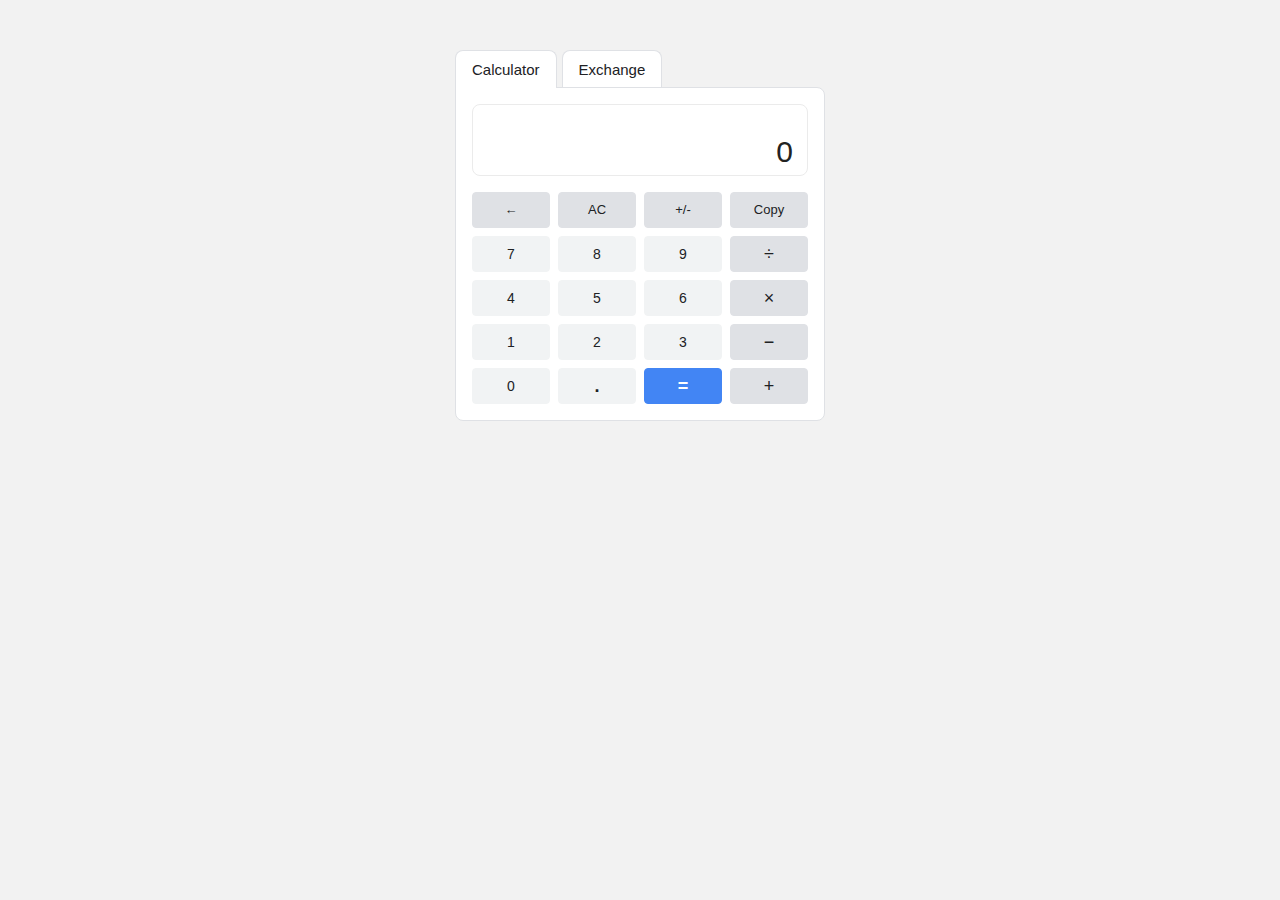
<file: calculator-app/index.html>
<!DOCTYPE html><html lang=en><head><meta charset=utf-8><meta http-equiv=X-UA-Compatible content="IE=edge"><meta name=viewport content="width=device-width,initial-scale=1"><link rel=icon href=favicon.ico><title>Calculator App</title><link href=css/app.f767a8f0.css rel=preload as=style><link href=js/app.33c9e2db.js rel=preload as=script><link href=js/chunk-vendors.d79a6723.js rel=preload as=script><link href=css/app.f767a8f0.css rel=stylesheet></head><body><noscript><strong>We're sorry but Calculator-App doesn't work properly without JavaScript enabled. Please enable it to continue.</strong></noscript><div id=app></div><script src=js/chunk-vendors.d79a6723.js></script><script src=js/app.33c9e2db.js></script></body></html>
</file>
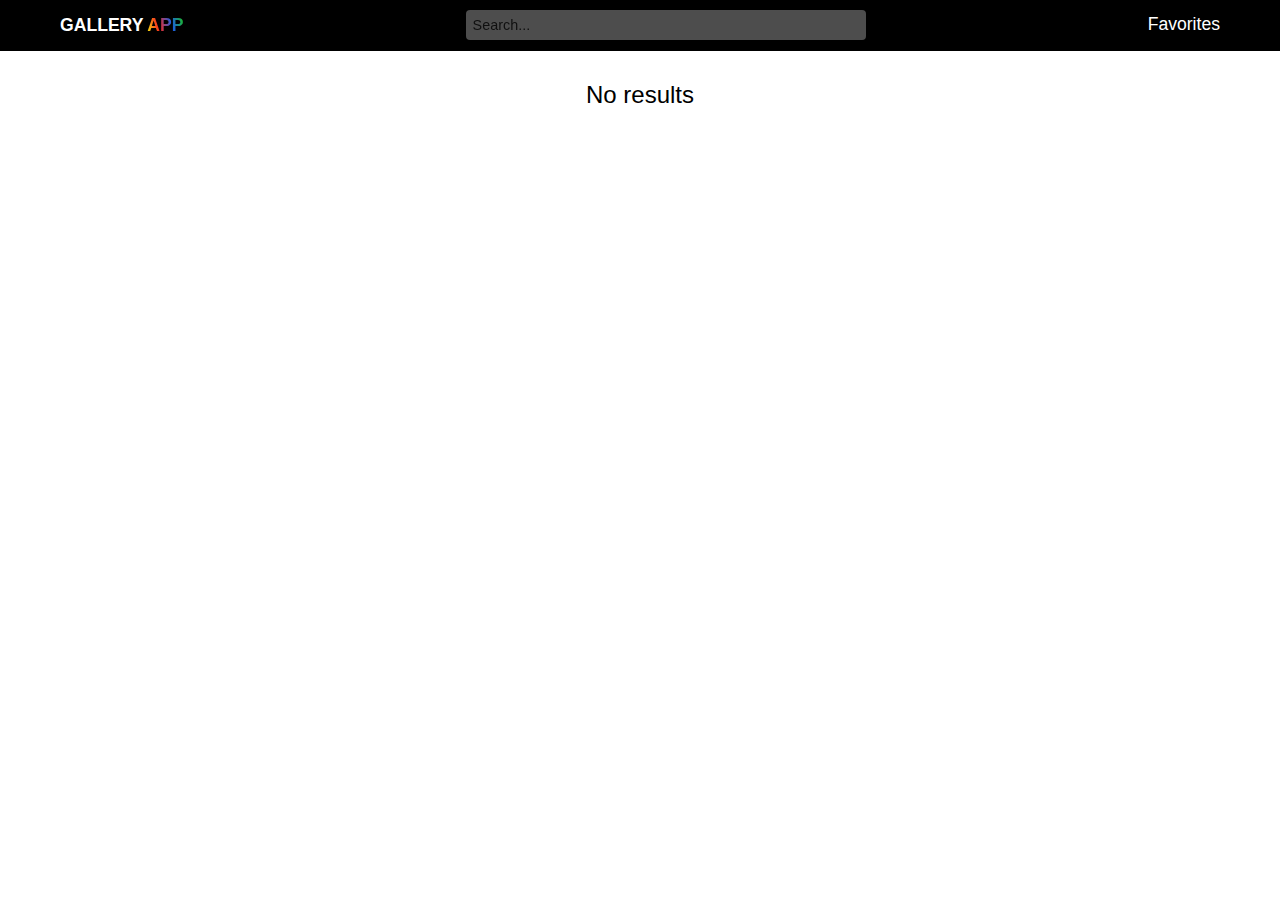
<file: gallery-app/index.html>
<!doctype html><html lang="en"><head><meta charset="utf-8"/><link rel="icon" href="favicon.ico"/><meta name="viewport" content="width=device-width,initial-scale=1"/><meta name="theme-color" content="#000000"/><meta name="description" content="Web site created using create-react-app"/><link rel="apple-touch-icon" href="logo192.png"/><link rel="manifest" href="manifest.json"/><title>Gallery App</title><link href="static/css/main.4b7c6fdd.chunk.css" rel="stylesheet"></head><body><noscript>You need to enable JavaScript to run this app.</noscript><div id="root"></div><script>!function(e){function r(r){for(var n,l,a=r[0],p=r[1],f=r[2],c=0,s=[];c<a.length;c++)l=a[c],Object.prototype.hasOwnProperty.call(o,l)&&o[l]&&s.push(o[l][0]),o[l]=0;for(n in p)Object.prototype.hasOwnProperty.call(p,n)&&(e[n]=p[n]);for(i&&i(r);s.length;)s.shift()();return u.push.apply(u,f||[]),t()}function t(){for(var e,r=0;r<u.length;r++){for(var t=u[r],n=!0,a=1;a<t.length;a++){var p=t[a];0!==o[p]&&(n=!1)}n&&(u.splice(r--,1),e=l(l.s=t[0]))}return e}var n={},o={1:0},u=[];function l(r){if(n[r])return n[r].exports;var t=n[r]={i:r,l:!1,exports:{}};return e[r].call(t.exports,t,t.exports,l),t.l=!0,t.exports}l.m=e,l.c=n,l.d=function(e,r,t){l.o(e,r)||Object.defineProperty(e,r,{enumerable:!0,get:t})},l.r=function(e){"undefined"!=typeof Symbol&&Symbol.toStringTag&&Object.defineProperty(e,Symbol.toStringTag,{value:"Module"}),Object.defineProperty(e,"__esModule",{value:!0})},l.t=function(e,r){if(1&r&&(e=l(e)),8&r)return e;if(4&r&&"object"==typeof e&&e&&e.__esModule)return e;var t=Object.create(null);if(l.r(t),Object.defineProperty(t,"default",{enumerable:!0,value:e}),2&r&&"string"!=typeof e)for(var n in e)l.d(t,n,function(r){return e[r]}.bind(null,n));return t},l.n=function(e){var r=e&&e.__esModule?function(){return e.default}:function(){return e};return l.d(r,"a",r),r},l.o=function(e,r){return Object.prototype.hasOwnProperty.call(e,r)},l.p="/";var a=this["webpackJsonpgallery-app"]=this["webpackJsonpgallery-app"]||[],p=a.push.bind(a);a.push=r,a=a.slice();for(var f=0;f<a.length;f++)r(a[f]);var i=p;t()}([])</script><script src="static/js/2.1fc9d6a0.chunk.js"></script><script src="static/js/main.2b2c0ba6.chunk.js"></script></body></html>
</file>
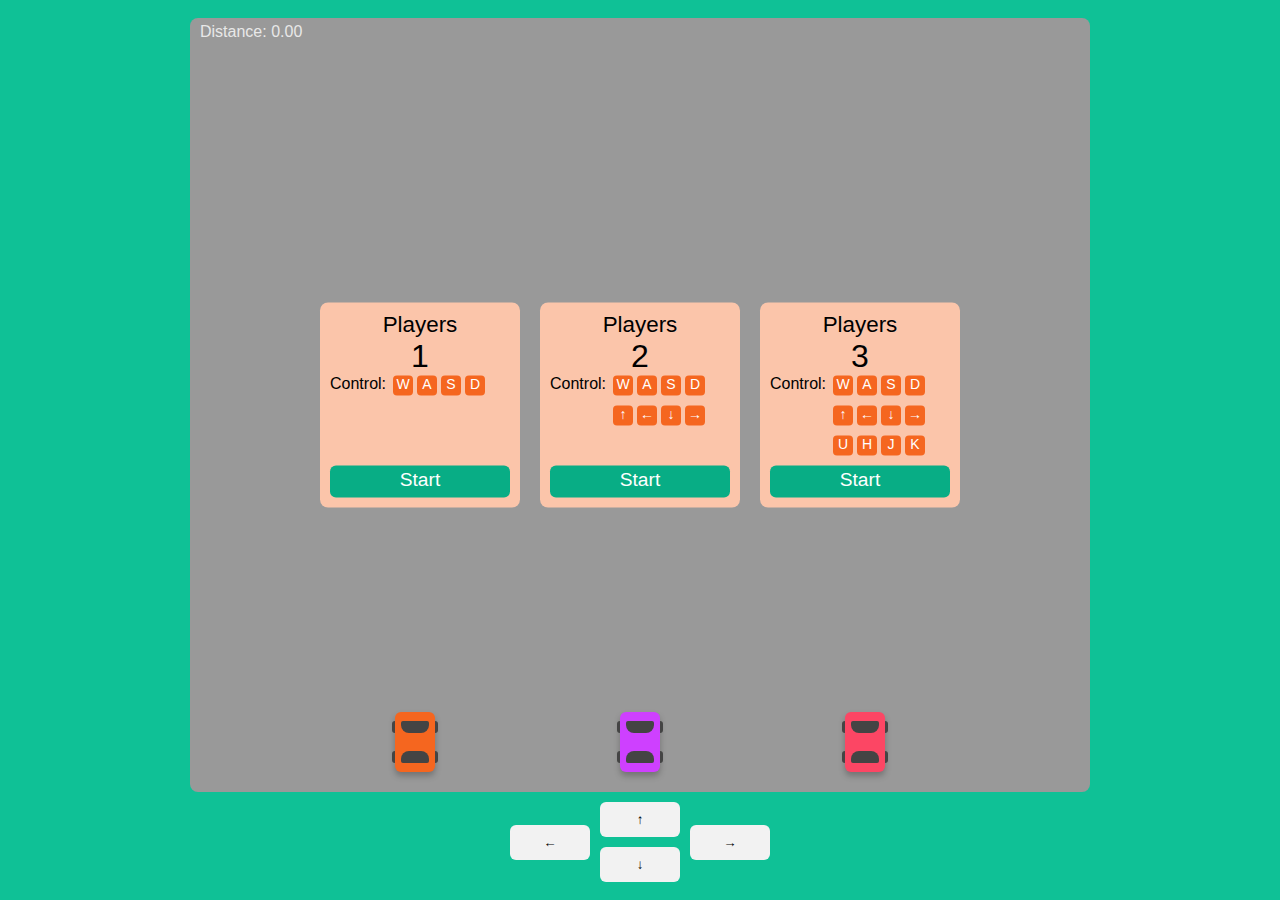
<file: game-race-app/index.html>
<!doctype html><html lang="en"><head><meta charset="utf-8"/><meta name="viewport" content="width=device-width,initial-scale=1"/><title>Game Race App</title><link href="static/css/main.48c158c0.chunk.css" rel="stylesheet"></head><body><noscript>You need to enable JavaScript to run this app.</noscript><div id="root"></div><script>!function(l){function e(e){for(var r,t,n=e[0],o=e[1],u=e[2],a=0,p=[];a<n.length;a++)t=n[a],Object.prototype.hasOwnProperty.call(i,t)&&i[t]&&p.push(i[t][0]),i[t]=0;for(r in o)Object.prototype.hasOwnProperty.call(o,r)&&(l[r]=o[r]);for(s&&s(e);p.length;)p.shift()();return c.push.apply(c,u||[]),f()}function f(){for(var e,r=0;r<c.length;r++){for(var t=c[r],n=!0,o=1;o<t.length;o++){var u=t[o];0!==i[u]&&(n=!1)}n&&(c.splice(r--,1),e=a(a.s=t[0]))}return e}var t={},i={1:0},c=[];function a(e){if(t[e])return t[e].exports;var r=t[e]={i:e,l:!1,exports:{}};return l[e].call(r.exports,r,r.exports,a),r.l=!0,r.exports}a.m=l,a.c=t,a.d=function(e,r,t){a.o(e,r)||Object.defineProperty(e,r,{enumerable:!0,get:t})},a.r=function(e){"undefined"!=typeof Symbol&&Symbol.toStringTag&&Object.defineProperty(e,Symbol.toStringTag,{value:"Module"}),Object.defineProperty(e,"__esModule",{value:!0})},a.t=function(r,e){if(1&e&&(r=a(r)),8&e)return r;if(4&e&&"object"==typeof r&&r&&r.__esModule)return r;var t=Object.create(null);if(a.r(t),Object.defineProperty(t,"default",{enumerable:!0,value:r}),2&e&&"string"!=typeof r)for(var n in r)a.d(t,n,function(e){return r[e]}.bind(null,n));return t},a.n=function(e){var r=e&&e.__esModule?function(){return e.default}:function(){return e};return a.d(r,"a",r),r},a.o=function(e,r){return Object.prototype.hasOwnProperty.call(e,r)},a.p="/";var r=this["webpackJsonpgame-app"]=this["webpackJsonpgame-app"]||[],n=r.push.bind(r);r.push=e,r=r.slice();for(var o=0;o<r.length;o++)e(r[o]);var s=n;f()}([])</script><script src="static/js/2.f5e7b6d1.chunk.js"></script><script src="static/js/main.c6b8c5e0.chunk.js"></script></body></html>
</file>
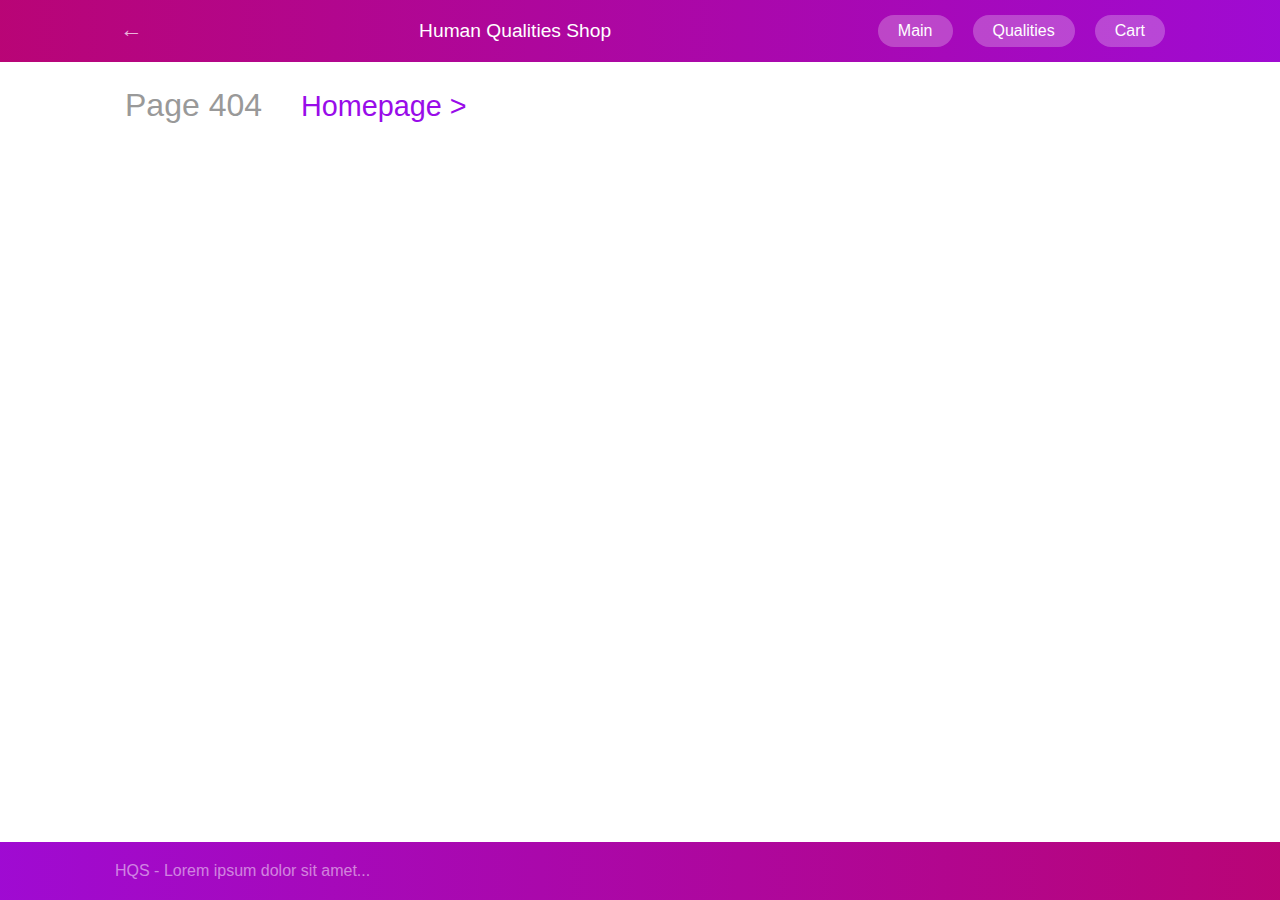
<file: human-qualities-shop/index.html>
<!doctype html><html lang="en"><head><meta charset="utf-8"/><meta name="viewport" content="width=device-width,initial-scale=1"/><title>Human Qualities Shop</title><link href="https://askhatxx.github.io/human-qualities-shop/static/css/main.4eac51e1.chunk.css" rel="stylesheet"></head><body><noscript>You need to enable JavaScript to run this app.</noscript><div id="root"></div><script>!function(e){function t(t){for(var n,i,l=t[0],a=t[1],p=t[2],c=0,s=[];c<l.length;c++)i=l[c],Object.prototype.hasOwnProperty.call(o,i)&&o[i]&&s.push(o[i][0]),o[i]=0;for(n in a)Object.prototype.hasOwnProperty.call(a,n)&&(e[n]=a[n]);for(f&&f(t);s.length;)s.shift()();return u.push.apply(u,p||[]),r()}function r(){for(var e,t=0;t<u.length;t++){for(var r=u[t],n=!0,l=1;l<r.length;l++){var a=r[l];0!==o[a]&&(n=!1)}n&&(u.splice(t--,1),e=i(i.s=r[0]))}return e}var n={},o={1:0},u=[];function i(t){if(n[t])return n[t].exports;var r=n[t]={i:t,l:!1,exports:{}};return e[t].call(r.exports,r,r.exports,i),r.l=!0,r.exports}i.m=e,i.c=n,i.d=function(e,t,r){i.o(e,t)||Object.defineProperty(e,t,{enumerable:!0,get:r})},i.r=function(e){"undefined"!=typeof Symbol&&Symbol.toStringTag&&Object.defineProperty(e,Symbol.toStringTag,{value:"Module"}),Object.defineProperty(e,"__esModule",{value:!0})},i.t=function(e,t){if(1&t&&(e=i(e)),8&t)return e;if(4&t&&"object"==typeof e&&e&&e.__esModule)return e;var r=Object.create(null);if(i.r(r),Object.defineProperty(r,"default",{enumerable:!0,value:e}),2&t&&"string"!=typeof e)for(var n in e)i.d(r,n,function(t){return e[t]}.bind(null,n));return r},i.n=function(e){var t=e&&e.__esModule?function(){return e.default}:function(){return e};return i.d(t,"a",t),t},i.o=function(e,t){return Object.prototype.hasOwnProperty.call(e,t)},i.p="/";var l=this["webpackJsonphuman-qualities-shop"]=this["webpackJsonphuman-qualities-shop"]||[],a=l.push.bind(l);l.push=t,l=l.slice();for(var p=0;p<l.length;p++)t(l[p]);var f=a;r()}([])</script><script src="https://askhatxx.github.io/human-qualities-shop/static/js/2.083eba85.chunk.js"></script><script src="https://askhatxx.github.io/human-qualities-shop/static/js/main.9228a302.chunk.js"></script></body></html>
</file>
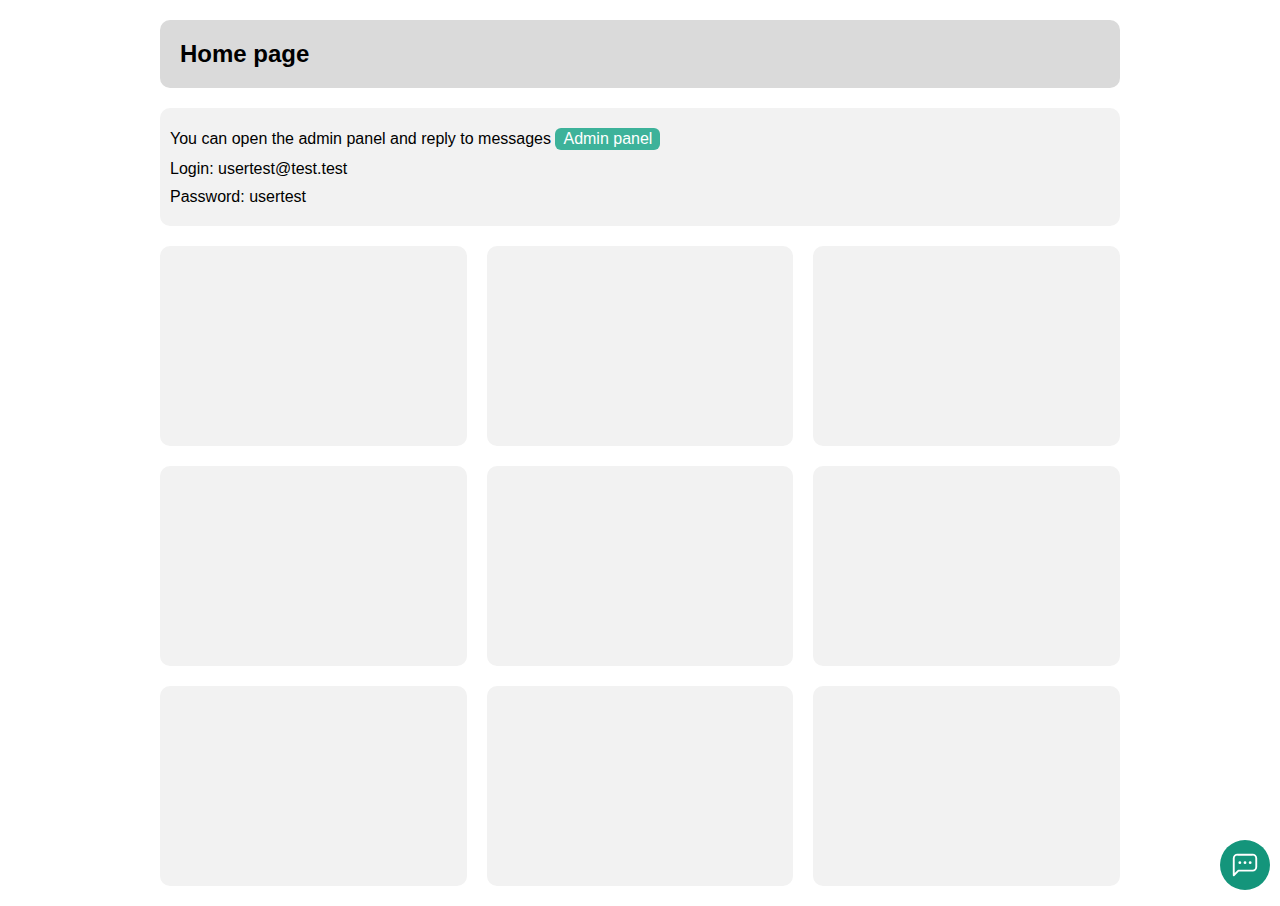
<file: live-chat-app/index.html>
<!DOCTYPE html><html lang=en><head><meta charset=utf-8><meta http-equiv=X-UA-Compatible content="IE=edge"><meta name=viewport content="width=device-width,initial-scale=1"><link rel=icon href=favicon.ico><title>Live Chat App</title><link href=css/app.2155204c.css rel=preload as=style><link href=js/app.0ab2e8db.js rel=preload as=script><link href=js/chunk-vendors.ec76de53.js rel=preload as=script><link href=css/app.2155204c.css rel=stylesheet></head><body><noscript><strong>We're sorry but Live-Chat-App doesn't work properly without JavaScript enabled. Please enable it to continue.</strong></noscript><div id=app></div><script src=js/chunk-vendors.ec76de53.js></script><script src=js/app.0ab2e8db.js></script></body></html>
</file>
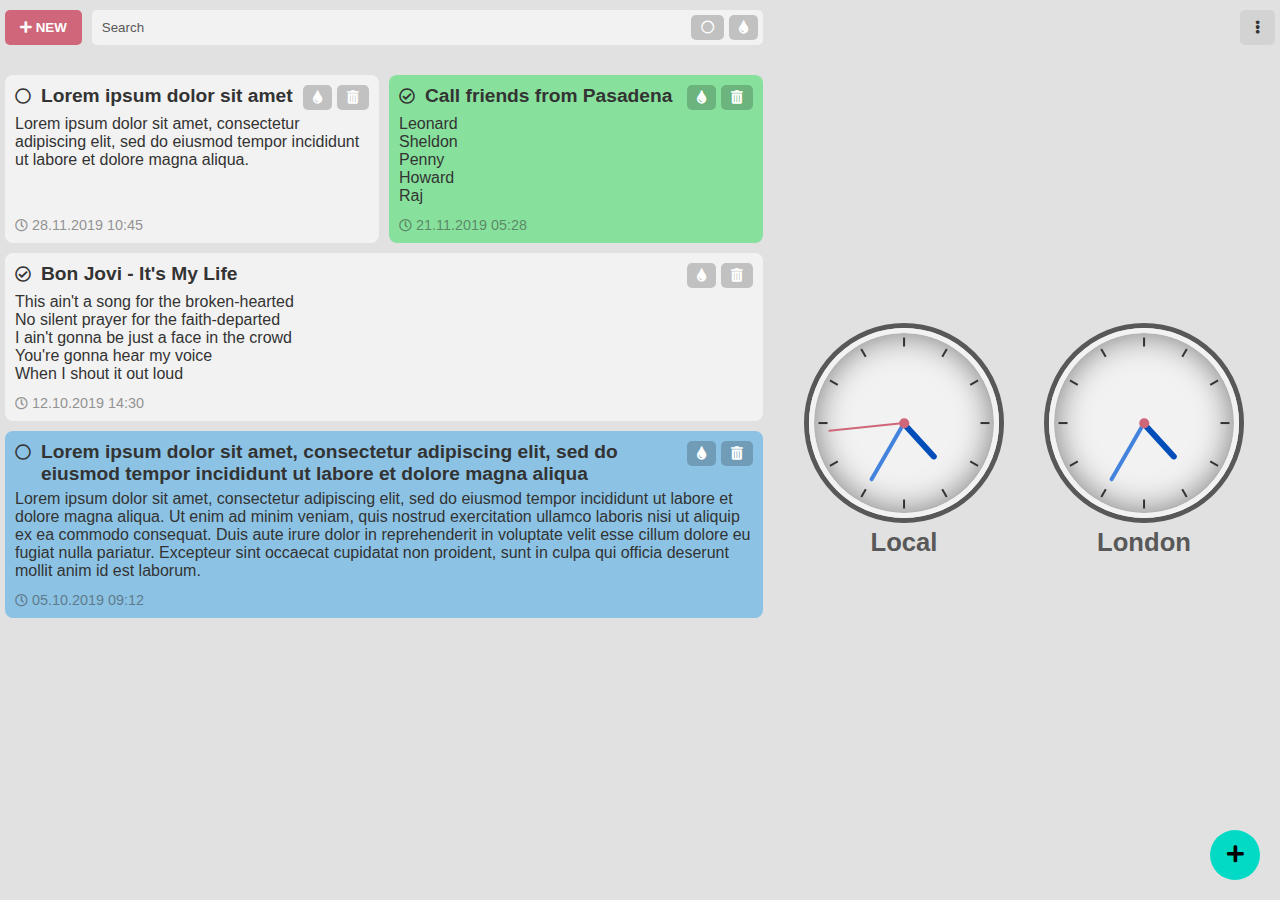
<file: organizer-app/index.html>
<!doctype html><html><head><meta charset="utf-8"/><meta name="viewport" content="width=device-width,initial-scale=1"/><link rel="stylesheet" href="https://cdnjs.cloudflare.com/ajax/libs/font-awesome/5.11.2/css/all.min.css"><title>Organizer App</title><link href="static/css/main.d371a565.chunk.css" rel="stylesheet"></head><body><noscript>You need to enable JavaScript to run this app.</noscript><div id="root"></div><script>!function(i){function e(e){for(var r,t,n=e[0],o=e[1],u=e[2],a=0,p=[];a<n.length;a++)t=n[a],Object.prototype.hasOwnProperty.call(f,t)&&f[t]&&p.push(f[t][0]),f[t]=0;for(r in o)Object.prototype.hasOwnProperty.call(o,r)&&(i[r]=o[r]);for(s&&s(e);p.length;)p.shift()();return c.push.apply(c,u||[]),l()}function l(){for(var e,r=0;r<c.length;r++){for(var t=c[r],n=!0,o=1;o<t.length;o++){var u=t[o];0!==f[u]&&(n=!1)}n&&(c.splice(r--,1),e=a(a.s=t[0]))}return e}var t={},f={1:0},c=[];function a(e){if(t[e])return t[e].exports;var r=t[e]={i:e,l:!1,exports:{}};return i[e].call(r.exports,r,r.exports,a),r.l=!0,r.exports}a.m=i,a.c=t,a.d=function(e,r,t){a.o(e,r)||Object.defineProperty(e,r,{enumerable:!0,get:t})},a.r=function(e){"undefined"!=typeof Symbol&&Symbol.toStringTag&&Object.defineProperty(e,Symbol.toStringTag,{value:"Module"}),Object.defineProperty(e,"__esModule",{value:!0})},a.t=function(r,e){if(1&e&&(r=a(r)),8&e)return r;if(4&e&&"object"==typeof r&&r&&r.__esModule)return r;var t=Object.create(null);if(a.r(t),Object.defineProperty(t,"default",{enumerable:!0,value:r}),2&e&&"string"!=typeof r)for(var n in r)a.d(t,n,function(e){return r[e]}.bind(null,n));return t},a.n=function(e){var r=e&&e.__esModule?function(){return e.default}:function(){return e};return a.d(r,"a",r),r},a.o=function(e,r){return Object.prototype.hasOwnProperty.call(e,r)},a.p="/";var r=this["webpackJsonporganizer-app"]=this["webpackJsonporganizer-app"]||[],n=r.push.bind(r);r.push=e,r=r.slice();for(var o=0;o<r.length;o++)e(r[o]);var s=n;l()}([])</script><script src="static/js/2.8e4a85bc.chunk.js"></script><script src="static/js/main.3d67bcfe.chunk.js"></script></body></html>
</file>
<file: gallery-app/static/css/main.4b7c6fdd.chunk.css>
*,:after,:before{box-sizing:border-box;margin:0;padding:0}body{background:#fff;font-family:"Roboto","Segoe UI","Arial",sans-serif;color:#000;font-size:1rem}.container{max-width:1200px;width:100%;margin:0 auto;position:relative}.head{background:#000;color:#fff}.header{display:flex;justify-content:space-between;align-items:center;padding:10px 20px}.logo{text-transform:uppercase;font-weight:700;font-size:1.1rem;line-height:1.8rem;white-space:nowrap;cursor:pointer;-webkit-user-select:none;-moz-user-select:none;-ms-user-select:none;user-select:none}.logo span{background:linear-gradient(75deg,#f3f30d,#f7281e 33%,#1b5edf 66%,#1ac90b);background-clip:text;-webkit-background-clip:text;-webkit-text-fill-color:transparent}.options{font-size:1.1rem;line-height:1.8rem;border-bottom:2px solid transparent;cursor:pointer;-webkit-user-select:none;-moz-user-select:none;-ms-user-select:none;user-select:none}.options.show-likes{border-bottom-color:#fff}.search{padding-left:10px;padding-right:10px;text-align:center;flex-grow:1}.search-input{background:hsla(0,0%,100%,.3);border:none;outline:none;font-family:inherit;border-radius:4px;padding:7px;width:100%;max-width:400px;color:#000;font-size:.9rem;-webkit-transition:.5s;transition:.5s}.search-input::-webkit-input-placeholder{color:#000;opacity:.8}.search-input:-ms-input-placeholder{color:#000;opacity:.8}.search-input::-ms-input-placeholder{color:#000;opacity:.8}.search-input::placeholder{color:#000;opacity:.8}.search-input:focus{background:hsla(0,0%,100%,.5)}@media (max-width:780px){.header{padding:10px}}@media (max-width:560px){.logo,.options{font-size:1rem}}.gallery{display:flex;flex-wrap:wrap;padding:10px}.gallery-block{flex:0 0 25%;padding:10px;position:relative}.gallery-block img{width:100%;height:100%;max-height:220px;object-fit:cover;vertical-align:middle;border-radius:6px;cursor:pointer}.no-results{font-size:1.5rem;text-align:center;width:100%;padding-top:20px}.gallery-block .gallery-like{position:absolute;right:15px;bottom:15px}.gallery-like{color:#000;font-size:18px;line-height:22px;width:20px;height:20px;background:hsla(0,0%,100%,.3);border-radius:50%;text-align:center;cursor:pointer;-webkit-user-select:none;-moz-user-select:none;-ms-user-select:none;user-select:none}.gallery-like.like-yes{color:#ff2a00}@media (max-width:780px){.gallery{padding:5px}.gallery-block{flex:0 0 33.33%;padding:5px}.gallery-block img{max-height:180px}}@media (max-width:560px){.gallery{padding:5px}.gallery-block{flex:0 0 50%;padding:5px}.gallery-block img{max-height:160px}}.modal{opacity:0;z-index:-1;position:fixed;top:0;bottom:0;left:0;right:0;background:rgba(0,0,0,.5);overflow-y:scroll}.modal.show{opacity:1;z-index:1000;-webkit-animation:modal-anim .5s;animation:modal-anim .5s}.modal .modal-box{padding:2vh;margin:4vh;background:#fff;border-radius:10px;min-height:250px}.modal .modal-top{text-align:right;padding-bottom:10px;display:flex;justify-content:flex-end;align-items:center}.modal .modal-top .gallery-like{display:inline-block;margin-right:15px;font-size:1.5rem;line-height:1.6rem}.btn-close{background:none;display:inline-block;border:none;padding:0 4px;font-family:inherit;color:#777;font-size:2rem;line-height:1.6rem;font-weight:700;text-decoration:none;cursor:pointer;outline:none;-webkit-user-select:none;-moz-user-select:none;-ms-user-select:none;user-select:none;-webkit-transition:.25s;transition:.25s}.btn-close:active,.btn-close:hover{color:#000}.modal .modal-img{position:relative;text-align:center}.modal .modal-img img{max-width:90%;max-height:75vh;vertical-align:middle;display:inline-block;cursor:pointer}.modal .modal-img.full img{max-width:100%;max-height:100%}.modal .modal-bottom{padding:20px 10px 10px}@media (max-width:780px){.modal .modal-box{padding:2vh;margin:3vh}}@media (max-width:560px){.modal .modal-box{padding:1vh;margin:1vh}}@-webkit-keyframes modal-anim{0%{opacity:0;-webkit-transform:translateY(10px);transform:translateY(10px)}to{opacity:1;-webkit-transform:translateY(0);transform:translateY(0)}}@keyframes modal-anim{0%{opacity:0;-webkit-transform:translateY(10px);transform:translateY(10px)}to{opacity:1;-webkit-transform:translateY(0);transform:translateY(0)}}.spinner{text-align:center;padding:50px 0;position:absolute;top:0;width:100%}.lds-ring{display:inline-block;position:relative;width:80px;height:80px}.lds-ring div{box-sizing:border-box;display:block;position:absolute;width:64px;height:64px;margin:8px;border-radius:50%;-webkit-animation:lds-ring 1.2s cubic-bezier(.5,0,.5,1) infinite;animation:lds-ring 1.2s cubic-bezier(.5,0,.5,1) infinite;border:8px solid transparent;border-top-color:#444}.lds-ring div:first-child{-webkit-animation-delay:-.45s;animation-delay:-.45s}.lds-ring div:nth-child(2){-webkit-animation-delay:-.3s;animation-delay:-.3s}.lds-ring div:nth-child(3){-webkit-animation-delay:-.15s;animation-delay:-.15s}@-webkit-keyframes lds-ring{0%{-webkit-transform:rotate(0deg);transform:rotate(0deg)}to{-webkit-transform:rotate(1turn);transform:rotate(1turn)}}@keyframes lds-ring{0%{-webkit-transform:rotate(0deg);transform:rotate(0deg)}to{-webkit-transform:rotate(1turn);transform:rotate(1turn)}}
/*# sourceMappingURL=main.4b7c6fdd.chunk.css.map */
</file>
<file: game-race-app/static/css/main.48c158c0.chunk.css>
*,:after,:before{margin:0;padding:0;box-sizing:border-box}body{font-family:Segoe UI,Tahoma,Geneva,Verdana,sans-serif;font-size:1rem;color:#000}
/*# sourceMappingURL=main.48c158c0.chunk.css.map */
</file>
<file: organizer-app/static/css/main.d371a565.chunk.css>
:root{--font-family-segoe:"Segoe UI",Tahoma,Geneva,Verdana,sans-serif;--padding-box-top:70px;--box-1-width:60%;--box-2-width:40%}.theme-light{--bg:#e1e1e1;--filter:#f2f2f2;--settings-button:#d3d3d3;--settings-button-hover:#c7c7c7;--settings-button-text:#333;--settings-options:#f2f2f2;--list-sizes-item:#d3d3d3;--list-sizes-item-hover:#e1e1e1;--note-inner-bg:none;--note-inner-default:#f2f2f2;--colors-bg:#d3d3d3;--box-clock-add-button:#03dac6;--box-clock-add-button-hover:#00c0ad;--box-clock-cities:#f2f2f2;--box-clock-cities-hover:#d3d3d3;--clock-hand-seconds:#cf6679;--clock-bg:#f2f2f2;--clock-border-out:#585858;--clock-border-in:#f2f2f2;--clock-indicator:#333;--remove-clock:#585858;--note-add-button:#cf6679;--note-add-button-hover:#b15061;--note-add-form:#f2f2f2;--note-add-form-input:#d3d3d3;--note-add-form-input-focus:#c7c7c7;--icon-button:rgba(0,0,0,0.2);--icon-button-hover:rgba(0,0,0,0.4);--icon-button-text:#fff;--icon-button-text-hover:#fff;--list-themes-boder:rgba(0,0,0,0.4);--note-filter-flag-check:#000;--note-add-button-text:#fff;--text0-color:#000;--text1-color:#333;--text2-color:#585858}.theme-dark{--bg:#121212;--filter:#333;--settings-button:#242424;--settings-button-hover:#333;--settings-button-text:#e1e1e1;--settings-options:#333;--list-sizes-item:#242424;--list-sizes-item-hover:#121212;--note-inner-bg:none;--note-inner-default:#333;--colors-bg:#a4a4a4;--box-clock-add-button:#03dac6;--box-clock-add-button-hover:#00c0ad;--box-clock-cities:#333;--box-clock-cities-hover:#242424;--clock-hand-seconds:#cf6679;--clock-bg:#333;--clock-border-out:#333;--clock-border-in:#a4a4a4;--clock-indicator:grey;--remove-clock:#fff;--note-add-button:#cf6679;--note-add-button-hover:#b15061;--note-add-form:#242424;--note-add-form-input:#333;--note-add-form-input-focus:#a4a4a4;--icon-button:rgba(0,0,0,0.4);--icon-button-hover:rgba(0,0,0,0.6);--icon-button-text:#d3d3d3;--icon-button-text-hover:#cf6679;--list-themes-boder:rgba(0,0,0,0.4);--note-filter-flag-check:#03dac6;--note-add-button-text:#fff;--text0-color:#fff;--text1-color:#e1e1e1;--text2-color:#a4a4a4}.theme-orange{--bg:#f06900;--filter:#ff9b4e;--settings-button:#ffb67e;--settings-button-hover:#ffc69b;--settings-button-text:#fff;--settings-options:#ff9b4e;--list-sizes-item:#f06900;--list-sizes-item-hover:#ffb67e;--note-inner-bg:rgba(0,0,0,0.7);--note-inner-default:#ff9b4e;--colors-bg:#ffb67e;--box-clock-add-button:#ffb67e;--box-clock-add-button-hover:#ffcba3;--box-clock-cities:#ff9b4e;--box-clock-cities-hover:#f06900;--clock-hand-seconds:#f06900;--clock-bg:#ff9b4e;--clock-border-out:#ff9b4e;--clock-border-in:#f06900;--clock-indicator:#ffb67e;--remove-clock:#ffb67e;--note-add-button:#0177d4;--note-add-button-hover:#006abd;--note-add-form:#ff9b4e;--note-add-form-input:#ffb67e;--note-add-form-input-focus:#f06900;--list-themes-boder:rgba(0,0,0,0.4);--note-filter-flag-check:#fff;--note-add-button-text:#fff}.theme-orange,.theme-purple{--icon-button:rgba(0,0,0,0.2);--icon-button-hover:rgba(0,0,0,0.4);--icon-button-text:#fff;--icon-button-text-hover:#fff;--text0-color:#000;--text1-color:#fff;--text2-color:#fff}.theme-purple{--bg:#da19fc;--filter:#f4b8ff;--settings-button:#f4b8ff;--settings-button-hover:#f8d1ff;--settings-button-text:#fff;--settings-options:#e448ff;--list-sizes-item:#da19fc;--list-sizes-item-hover:#f4b8ff;--note-inner-bg:hsla(0,0%,100%,0.8);--note-inner-default:#f4b8ff;--colors-bg:#f8d1ff;--box-clock-add-button:#f4b8ff;--box-clock-add-button-hover:#f8d1ff;--box-clock-cities:#e448ff;--box-clock-cities-hover:#da19fc;--clock-hand-seconds:#da19fc;--clock-bg:#f4b8ff;--clock-border-out:#f4b8ff;--clock-border-in:#e448ff;--clock-indicator:#333;--remove-clock:#fff;--note-add-button:#0177d4;--note-add-button-hover:#006abd;--note-add-form:#f4b8ff;--note-add-form-input:#da19fc;--note-add-form-input-focus:#fff;--list-themes-boder:rgba(0,0,0,0.4);--note-filter-flag-check:#fff;--note-add-button-text:#fff}*,:after,:before{margin:0;padding:0;box-sizing:border-box}body{font-size:1rem;font-family:Segoe UI,Tahoma,Geneva,Verdana,sans-serif;font-family:var(--font-family-segoe)}button{font-family:inherit;cursor:pointer}button:active,button:focus{outline:none}.box{flex-wrap:wrap;justify-content:center;min-height:100vh;align-content:flex-start;position:relative;color:var(--text1-color);background-color:var(--bg);-webkit-transition:.3s;transition:.3s}.box,.box-0{display:flex}.box-0{position:absolute;width:100%;padding-top:5px;z-index:300;justify-content:space-between}.box-1{flex:0 0 60%;flex:0 0 var(--box-1-width)}.box-1,.box-2{-webkit-transition:.5s;transition:.5s}.box-2{flex:0 0 40%;flex:0 0 var(--box-2-width)}.sizes60x40{--box-1-width:60%;--box-2-width:40%}.sizes40x60{--box-1-width:40%;--box-2-width:60%}.sizes50x50{--box-1-width:50%;--box-2-width:50%}.sizes75x25{--box-1-width:75%;--box-2-width:25%}.sizes25x75{--box-1-width:25%;--box-2-width:75%}.box-clock{display:flex;flex-direction:column;position:-webkit-sticky;position:sticky;top:0;min-height:100vh;padding-top:70px;padding-top:var(--padding-box-top)}.box-circles{flex-grow:1;display:flex;flex-wrap:wrap;justify-content:center;align-items:center;align-content:center}.box-circle,.circle{position:relative}.circle{width:200px;height:200px;background-color:var(--clock-bg);border-radius:50%;border:.35rem solid var(--clock-border-out);margin:20px 20px 5px;-webkit-transition:.3s;transition:.3s}.circle:before{content:"";position:absolute;width:100%;height:100%;border-radius:50%;border:.35rem solid var(--clock-border-in);box-shadow:inset 0 0 2rem rgba(0,0,0,.5)}.circle:after{content:"";position:absolute;top:50%;left:50%;-webkit-transform:translate(-50%,-50%);transform:translate(-50%,-50%);width:5%;height:5%;background-color:var(--clock-hand-seconds);border-radius:50%;z-index:11}.hand{position:absolute;bottom:50%;-webkit-transform-origin:bottom center;transform-origin:bottom center;border-top-left-radius:15px;border-top-right-radius:15px;z-index:10}.hours{left:48.5%;width:3%;height:25%;background-color:#034eb9}.minuts{left:49%;width:2%;height:35%;background-color:#4383de}.seconds{left:49.5%;width:1%;height:40%;background-color:var(--clock-hand-seconds)}.indicator{--deg:0deg;position:absolute;top:50%;left:50%;-webkit-transform:translate(-50%,-50%) rotate(var(--deg));transform:translate(-50%,-50%) rotate(var(--deg));width:1%;height:90%;border-top:.6rem solid var(--clock-indicator);border-bottom:.6rem solid var(--clock-indicator);z-index:1}.indicator.indicator1{--deg:0deg}.indicator.indicator2{--deg:30deg}.indicator.indicator3{--deg:60deg}.indicator.indicator4{--deg:90deg}.indicator.indicator5{--deg:120deg}.indicator.indicator6{--deg:150deg}.remove-clock{position:absolute;top:20px;right:20px;visibility:hidden;opacity:.5;font-size:1.5rem;color:var(--remove-clock);-webkit-transition:opacity .1s;transition:opacity .1s}.box-circle:hover .remove-clock{visibility:visible}.remove-clock:after{content:"\2716";cursor:pointer}.remove-clock:hover{opacity:1}.city{color:var(--text2-color);font-size:1.6rem;font-weight:700;text-align:center;margin-bottom:20px}.box-clock-add{text-align:right;position:relative}.box-clock-cities{position:absolute;bottom:100%;right:20px;background:var(--box-clock-cities);border-radius:10px;padding:10px;text-align:left;color:var(--text1-color);list-style:none;font-size:1.2rem;z-index:200;box-shadow:0 0 10px rgba(0,0,0,.2)}.box-clock-cities li{cursor:pointer;display:flex;justify-content:space-between;padding:3px 8px 5px;border-radius:6px}.box-clock-cities li:hover{background:var(--box-clock-cities-hover)}.box-clock-cities li .timezone{margin-left:20px}.box-clock-add button{background:var(--box-clock-add-button);border:none;margin:20px;width:50px;height:50px;line-height:50px;text-align:center;border-radius:50%;font-size:1.2rem;color:#000;cursor:pointer;-webkit-transition:.1s;transition:.1s}.box-clock-add button:hover{background:var(--box-clock-add-button-hover)}.box-clock-add button:active,.box-clock-add button:focus{outline:none}.box-notes-list{flex-grow:1;display:flex;flex-wrap:wrap;align-content:flex-start;padding-top:70px;padding-top:var(--padding-box-top)}.note{flex:1 0 50%;padding:5px}.note.long{flex:1 0 100%}.note-inner-bg{height:100%;border-radius:9px;background:var(--note-inner-bg)}.note-inner{height:100%;background:#fff;padding:10px;border-radius:8px;color:var(--text1-color);display:flex;flex-direction:column;-webkit-transition:.3s;transition:.3s}.note-inner.default{background:var(--note-inner-default)}.note-inner.green{background:rgba(46,225,90,.5)}.note-inner.red{background:rgba(225,46,46,.5)}.note-inner.blue{background:rgba(55,166,234,.5)}.note-inner.orange{background:rgba(240,105,0,.5)}.note-inner.purple{background:rgba(218,25,252,.5)}.note-head{font-weight:700;font-size:1.2rem;margin-bottom:5px;display:flex;justify-content:space-between}.note-title{flex-grow:1;padding:0 10px}.note-flag button{background:none;border:none;color:var(--text1-color);font-size:1rem}.note-title-options{display:flex;position:relative}.note-remove>button{background:var(--icon-button);border:none;padding:5px 10px;border-radius:5px;color:var(--icon-button-text);margin-left:5px;-webkit-transition:.1s;transition:.1s}.note-remove>button:hover{color:var(--icon-button-text-hover);background:var(--icon-button-hover)}.note-text{white-space:pre-wrap;flex-grow:1}.note-date{margin-top:12px;font-size:.9rem;opacity:.5}.note-date>.far{font-size:.8rem}.color-list{position:relative}.color-list>button{background:var(--icon-button);border:none;padding:5px 10px;border-radius:5px;color:var(--icon-button-text);-webkit-transition:.1s;transition:.1s}.color-list>button:hover{color:var(--icon-button-text-hover);background:var(--icon-button-hover)}.colors{position:absolute;top:100%;right:0;margin-top:5px;display:flex;flex-wrap:wrap;background:var(--colors-bg);padding:5px;border-radius:5px;width:100px;z-index:400}.colors>div{flex:0 0 33%;height:30px;padding:3px}.colors .color{width:100%;height:100%;border-radius:4px;cursor:pointer}.colors .color:hover{border:3px solid rgba(0,0,0,.2)}.colors .default{display:flex;justify-content:center;align-items:center;font-size:.75rem;color:#444;background:#fff}.colors .green{background:#2ee15a}.colors .red{background:#e12e2e}.colors .blue{background:#37a6ea}.colors .orange{background:#f06900}.colors .purple{background:#da19fc}.note-filter-color.default .color-list>button{color:#fff}.note-filter-color.green .color-list>button{color:#2ee15a}.note-filter-color.red .color-list>button{color:#e12e2e}.note-filter-color.blue .color-list>button{color:#37a6ea}.note-filter-color.orange .color-list>button{color:#f06900}.note-filter-color.purple .color-list>button{color:#da19fc}.options{flex:0 0 60%;flex:0 0 var(--box-1-width);display:flex;padding:5px;-webkit-transition:.5s;transition:.5s}@media (max-width:768px){.box-1,.box-2,.options{flex-grow:1}}.note-add{padding-right:10px}.note-add>button{background:var(--note-add-button);border:none;color:var(--note-add-button-text);height:100%;padding:0 15px;border-radius:5px;text-transform:uppercase;font-weight:700;-webkit-transition:.1s;transition:.1s}.note-add>button:hover{background:var(--note-add-button-hover)}.box-notes-add{position:fixed;left:10%;bottom:20px;width:80%;max-width:600px;background:var(--note-add-form);border-radius:15px;padding:10px;z-index:300;box-shadow:0 0 10px rgba(0,0,0,.3);-webkit-transition:.3s;transition:.3s;-webkit-animation:form-move .2s ease-out;animation:form-move .2s ease-out}@-webkit-keyframes form-move{0%{-webkit-transform:translateY(5%);transform:translateY(5%);opacity:0}to{-webkit-transform:translateY(0);transform:translateY(0);opacity:1}}@keyframes form-move{0%{-webkit-transform:translateY(5%);transform:translateY(5%);opacity:0}to{-webkit-transform:translateY(0);transform:translateY(0);opacity:1}}.box-notes-add input,.box-notes-add textarea{display:block;width:100%;background:var(--note-add-form-input);border:2px solid transparent;color:var(--text1-color);border-radius:6px;font-size:1rem;font-family:Segoe UI,Tahoma,Geneva,Verdana,sans-serif;font-family:var(--font-family-segoe);padding:5px;margin-bottom:10px;-webkit-transition:.3s;transition:.3s}.box-notes-add input::-webkit-input-placeholder,.box-notes-add textarea::-webkit-input-placeholder{color:var(--text2-color);opacity:1}.box-notes-add input::-moz-placeholder,.box-notes-add textarea::-moz-placeholder{color:var(--text2-color);opacity:1}.box-notes-add input:-ms-input-placeholder,.box-notes-add textarea:-ms-input-placeholder{color:var(--text2-color);opacity:1}.box-notes-add input::-ms-input-placeholder,.box-notes-add textarea::-ms-input-placeholder{color:var(--text2-color);opacity:1}.box-notes-add input::placeholder,.box-notes-add textarea::placeholder{color:var(--text2-color);opacity:1}.box-notes-add textarea{resize:none;height:200px}.box-notes-add input:focus,.box-notes-add textarea:focus{outline:none;border:2px solid var(--note-add-form-input-focus)}.note-add-form-button button{background:var(--note-add-button);border:none;color:var(--note-add-button-text);margin-right:10px;padding:5px 10px;border-radius:5px;text-transform:uppercase;font-weight:700;-webkit-transition:.1s;transition:.1s}.note-add-form-button button:hover{background:var(--note-add-button-hover)}.note-filter{display:flex;align-items:center;flex-grow:1;background:var(--filter);padding:5px;border-radius:5px;-webkit-transition:.3s;transition:.3s}.note-filter-search{flex-grow:1}.note-filter-search .note-filter-input{width:100%;background:none;border:none;color:var(--text1-color);padding:5px}.note-filter-search .note-filter-input:focus{outline:none}.note-filter-search .note-filter-input::-webkit-input-placeholder{color:var(--text2-color);opacity:1}.note-filter-search .note-filter-input::-moz-placeholder{color:var(--text2-color);opacity:1}.note-filter-search .note-filter-input:-ms-input-placeholder{color:var(--text2-color);opacity:1}.note-filter-search .note-filter-input::-ms-input-placeholder{color:var(--text2-color);opacity:1}.note-filter-search .note-filter-input::placeholder{color:var(--text2-color);opacity:1}.note-filter-flag>button{background:var(--icon-button);border:none;padding:5px 10px;border-radius:5px;color:var(--icon-button-text);margin-right:5px;-webkit-transition:.1s;transition:.1s}.note-filter-flag>button:hover{color:var(--icon-button-text-hover);background:var(--icon-button-hover)}.note-filter-flag .fa-check-circle{color:var(--note-filter-flag-check)}.settings{padding:5px}.settings .settings-inner{height:100%;position:relative}.settings button{background:var(--settings-button);border:none;color:var(--settings-button-text);height:100%;padding:0 15px;border-radius:5px;-webkit-transition:.1s;transition:.1s}.settings button:hover{background:var(--settings-button-hover)}.settings .settings-options{position:absolute;top:100%;right:0;margin-top:10px;width:160px;background:var(--settings-options);border-radius:10px;padding:10px;color:var(--text1-color);z-index:500;box-shadow:0 0 10px rgba(0,0,0,.2)}.list-themes{display:flex}.list-themes>div{height:20px;flex-grow:1;cursor:pointer;border:2px solid transparent}.list-themes>div:hover{border:2px solid var(--list-themes-boder)}.list-themes div:first-child{border-radius:5px 0 0 5px}.list-themes div:last-child{border-radius:0 5px 5px 0}.list-themes .theme-light-item{background:#fff}.list-themes .theme-dark-item{background:#000}.list-themes .theme-orange-item{background:#f06900}.list-themes .theme-purple-item{background:#da19fc}.list-sizes{margin-top:15px;font-size:.9rem}.list-sizes>div{text-align:center;padding:5px;cursor:pointer;background:var(--list-sizes-item)}.list-sizes>div:hover{background:var(--list-sizes-item-hover)}.list-sizes div:first-child{border-radius:5px 5px 0 0}.list-sizes div:last-child{border-radius:0 0 5px 5px}
/*# sourceMappingURL=main.d371a565.chunk.css.map */
</file>
